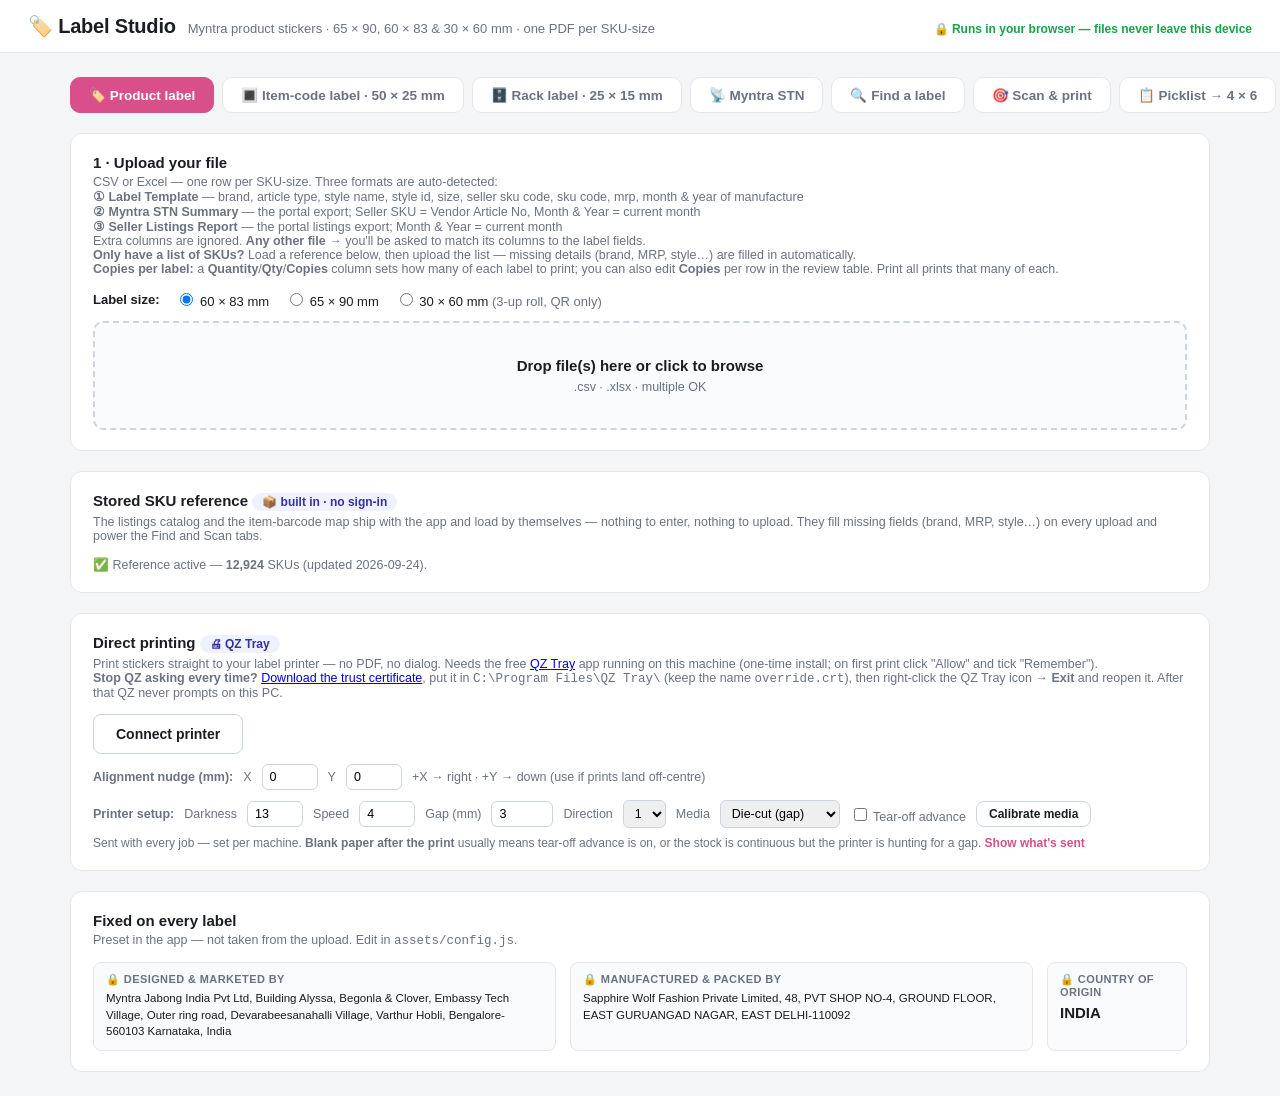
<file: index.html>
<!DOCTYPE html>
<html lang="en">
<head>
<meta charset="utf-8">
<meta name="viewport" content="width=device-width, initial-scale=1">
<title>Label Studio</title>
<link rel="icon" href="data:image/svg+xml,<svg xmlns='http://www.w3.org/2000/svg' viewBox='0 0 100 100'><text y='.9em' font-size='90'>🏷️</text></svg>">
<link rel="stylesheet" href="style.css?v=57">
</head>
<body>

<header>
  <h1>🏷️ Label Studio</h1>
  <span>Myntra product stickers · 65 × 90, 60 × 83 &amp; 30 × 60 mm · one PDF per SKU-size</span>
  <span class="priv">🔒 Runs in your browser — files never leave this device</span>
</header>

<main>
  <div class="modebar">
    <button class="modebtn active" data-mode="product">🏷️ Product label</button>
    <button class="modebtn" data-mode="item">🔳 Item-code label · 50 × 25 mm</button>
    <button class="modebtn" data-mode="rack">🗄️ Rack label · 25 × 15 mm</button>
    <button class="modebtn" data-mode="stn">📡 Myntra STN</button>
    <button class="modebtn" data-mode="find">🔍 Find a label</button>
    <button class="modebtn" data-mode="scan">🎯 Scan &amp; print</button>
    <button class="modebtn" data-mode="pick">📋 Picklist → 4 × 6</button>
    <button class="modebtn" data-mode="box">📦 Box sticker</button>
    <button class="modebtn" data-mode="grn">🧾 GRN label · 60 × 83 mm</button>
  </div>

  <!-- Manual finder -->
  <section class="card hidden" id="findCard">
    <h2>Find a label <span id="findBadge" class="pill ok"></span></h2>
    <div class="sub">Type a <b>seller SKU code</b>, <b>SKU code</b>, <b>style ID</b> or <b>VAN</b>.
      Style ID and VAN are shared across a style's sizes, so those bring back the whole size run —
      print one size or all of them.</div>
    <div style="display:flex;gap:10px;align-items:center;flex-wrap:wrap;margin-top:4px">
      <input id="findInput" placeholder="e.g. 3221-Beige-36 · ANUKHeels97088318 · 30171247 · 3221-Beige"
             autocomplete="off" spellcheck="false">
      <button class="btn primary" id="findBtn">Search</button>
      <button class="btn ghost hidden" id="findPrintAll">Print all results</button>
      <button class="btn ghost hidden" id="findZip">Download ZIP</button>
    </div>
    <div id="findToast"></div>
    <div class="tbl-wrap" style="margin-top:10px">
      <table id="findTbl">
        <thead><tr><th>#</th><th></th><th>Copies</th><th>Seller SKU</th><th>SKU Code</th><th>Size</th>
          <th>MRP</th><th>Brand</th><th>Style Name</th><th>Style ID</th><th>VAN</th></tr></thead>
        <tbody></tbody>
      </table>
    </div>
  </section>

  <!-- STEP 1 -->
  <section class="card">
    <h2>1 · Upload your file</h2>
    <div class="sub" id="helpProduct">CSV or Excel — one row per SKU-size. Three formats are auto-detected:<br>
      <b>① Label Template</b> — brand, article type, style name, style id, size, seller sku code, sku code, mrp, month &amp; year of manufacture<br>
      <b>② Myntra STN Summary</b> — the portal export; Seller SKU = Vendor Article No, Month &amp; Year = current month<br>
      <b>③ Seller Listings Report</b> — the portal listings export; Month &amp; Year = current month<br>
      Extra columns are ignored. <b>Any other file</b> → you'll be asked to match its columns to the label fields.<br>
      <b>Only have a list of SKUs?</b> Load a reference below, then upload the list — missing details (brand, MRP, style…) are filled in automatically.<br>
      <b>Copies per label:</b> a <b>Quantity</b>/<b>Qty</b>/<b>Copies</b> column sets how many of each label to print; you can also edit <b>Copies</b> per row in the review table. Print all prints that many of each.</div>
    <div class="sub hidden" id="helpItem">Upload the <b>Myntra system-generated barcode PDF(s)</b> — one item barcode per page. You can select/drop <b>several PDFs at once</b>; they're combined into one batch and laid out automatically.
      Each item code becomes a sticker in your chosen <b>size</b> and <b>code</b> (encoding the item code):
      <b>50 × 25 mm</b> shows item code + seller SKU + description; <b>25 × 15 mm</b> shows the code + item code + seller SKU.
      <b>Print all</b> sends raw TSPL straight to your TSC printer (50 × 25 prints 2-up, 25 × 15 prints 4-up).</div>
    <div class="sub hidden" id="helpRack">Free-style <b>rack / location labels</b>. Upload a CSV or Excel where the
      <b>first column is the rack code</b> (encoded + printed big). An optional <b>second column</b> prints as a small caption.
      Pick <b>1D barcode</b> or <b>QR (2D)</b> below. Each row becomes a 25 × 15 mm sticker; <b>Print all</b> runs them 4-up on the same TSC roll.</div>
    <div class="sub hidden" id="helpStn"><b>Upload the STN summary CSV(s) first — this tab won't print without one.</b>
      Every label is built from that dispatch, so nothing outside it can be printed by mistake. Then scan or type any of:<br>
      <b>① Item barcode</b> (<code>IB…</code>) — the built-in item map turns it into its SKU<br>
      <b>② SKU code</b> (e.g. <code>ANUKHeels97088318</code>)<br>
      <b>③ Seller SKU code</b> (e.g. <code>3221-Beige-36</code>) — a bare VAN covers every size, so include the size<br>
      Each match prints its label immediately in the size selected above. Connect the printer under <b>Direct printing</b> first.</div>
    <div class="sub hidden" id="helpScan">Scan any item barcode and its product label prints straight away — <b>no file needed</b>.
      Uploading is only for <b>teaching the app something new</b>, and whatever you upload is remembered in this browser:<br>
      <b>Item-barcode export</b> (<code>item_barcode</code>, <code>sku_code</code>) — adds new <code>IB…</code> codes<br>
      <b>Seller Listings Report</b> — adds SKUs that aren't in the built-in catalog yet<br>
      Drop either one above; the type is detected automatically. If a scan fails, the message says which of the two to upload.</div>
    <div class="sub hidden" id="helpPick">Upload the OMS <b>Picklist PDF</b> (one or several). Each becomes a
      <b>4 × 6 inch</b> sticker listing <b>SKU · RACK · QTY</b> in the order the report gives them, which is already
      grouped by rack so the picker walks the aisle in order. Long picklists continue onto further stickers,
      <span id="pickPerPage">25</span> lines each. <b>QTY</b> is the report's <b>Good</b> column — it sums to the picklist total.<br>
      <b>Split by floor:</b> <b>Preview</b> shows all floors page-by-page in the app, <b>Print</b> sends them to a printer, and <b>ZIP</b> downloads one A4 picklist per floor (FL-01, FL-02… + Ground) — each sorted in rack walk-order with Picked / Not-Found columns. Handles <code>FL-04-…</code>, <code>SW-FL-01-…</code>, <code>Floor_2-…</code> and <code>Ground</code>.</div>
    <div class="sub hidden" id="helpBox">Upload the <b>tax invoice PDF</b> (one or several). Each becomes a
      <b>4 × 6 inch</b> carton sticker carrying the <b>Invoice No.</b> and the <b>STN</b> — the invoice prints it
      as <b>STR No.</b> — both in large type and as scannable barcodes, with the date, STN type/status
      and the shipped-to address underneath. <b>Boxes</b> is how many copies print for that invoice. The <b>packing list number</b> is not on the invoice — type it in after upload and it prints under the STN.</div>
    <div class="sub hidden" id="helpFind">No file needed — search the built-in catalog in the <b>Find a label</b> panel below.</div>
    <div class="sub hidden" id="helpGrn">Turn <b>item codes</b> into the full <b>60 × 83 mm product label</b> — brand, style, MRP,
      addresses, the dual <b>EU / UK size</b> and the bottom SKU barcode — with the <b>item code added as a QR</b> and text,
      exactly like the GRN app. Upload either:<br>
      <b>① An Excel / CSV of item codes</b> (a column of <code>IB…</code> codes; a <code>SKU code</code> or
      <code>Seller SKU</code> column is used if present)<br>
      <b>② The Myntra barcode PDF(s)</b> — item code + seller SKU per page<br>
      Everything else is filled from the built-in catalog. If an item code isn't known yet, add it once in
      <b>Scan &amp; print</b> (item-barcode export), or include its SKU column in the file.</div>
    <div id="prodSizeRow" style="margin:2px 0 12px;font-size:13px;display:flex;gap:16px;align-items:center;flex-wrap:wrap;">
      <b>Label size:</b>
      <label style="cursor:pointer"><input type="radio" name="prodSize" value="60x83" checked> 60 × 83 mm</label>
      <label style="cursor:pointer"><input type="radio" name="prodSize" value="65x90"> 65 × 90 mm</label>
      <label style="cursor:pointer"><input type="radio" name="prodSize" value="30x60"> 30 × 60 mm <span style="color:var(--muted)">(3-up roll, QR only)</span></label>
    </div>
    <div class="hidden" id="itemSizeRow" style="margin:2px 0 8px;font-size:13px;display:flex;gap:16px;align-items:center;">
      <b>Label size:</b>
      <label style="cursor:pointer"><input type="radio" name="itemSize" value="50x25" checked> 50 × 25 mm</label>
      <label style="cursor:pointer"><input type="radio" name="itemSize" value="25x15"> 25 × 15 mm</label>
    </div>
    <div class="hidden" id="codeTypeRow" style="margin:2px 0 14px;font-size:13px;display:flex;gap:16px;align-items:center;">
      <b>Code on the label:</b>
      <label style="cursor:pointer"><input type="radio" name="codeType" value="barcode" checked> Linear barcode (1D)</label>
      <label style="cursor:pointer"><input type="radio" name="codeType" value="qr"> QR code (2D)</label>
    </div>
    <div id="drop">
      <div class="big">Drop file(s) here or click to browse</div>
      <div class="small" id="dropHint">.csv · .xlsx · multiple OK</div>
    </div>
    <input type="file" id="fileInput" accept=".csv,.xlsx,.xls,.xlsm" multiple>
    <div id="uploadToast"></div>
  </section>

  <!-- Stored reference (encrypted, unlocked with the team password) -->
  <section class="card" id="refCard">
    <h2>Stored SKU reference <span class="pill priv-pill">📦 built in · no sign-in</span></h2>
    <div class="sub">The listings catalog and the item-barcode map ship with the app and load by themselves —
      nothing to enter, nothing to upload. They fill missing fields (brand, MRP, style…) on every upload
      and power the Find and Scan tabs.</div>
    <div id="masterInfo" style="font-size:12.5px;color:var(--muted);margin-top:10px;"></div>
  </section>

  <!-- Direct printing via QZ Tray -->
  <section class="card" id="printCard">
    <h2>Direct printing <span class="pill priv-pill" id="qzBadge">🖨 QZ Tray</span></h2>
    <div class="sub">Print stickers straight to your label printer — no PDF, no dialog. Needs the free
      <a href="https://qz.io/download/" target="_blank" rel="noopener">QZ Tray</a> app running on this machine
      (one-time install; on first print click "Allow" and tick "Remember").<br>
      <b>Stop QZ asking every time?</b> <a href="override.crt" download>Download the trust certificate</a>,
      put it in <code>C:\Program Files\QZ Tray\</code> (keep the name <code>override.crt</code>), then right-click
      the QZ Tray icon → <b>Exit</b> and reopen it. After that QZ never prompts on this PC.</div>
    <div style="display:flex;gap:12px;align-items:center;flex-wrap:wrap">
      <button class="btn ghost" id="qzConnect">Connect printer</button>
      <select id="qzPrinter" class="hidden" style="padding:8px 10px;border:1px solid #cbd5e1;border-radius:7px;font-size:13px;min-width:240px"></select>
      <label class="hidden" id="qzCopiesWrap" style="font-size:12.5px;color:var(--muted)">Copies
        <input type="number" id="qzCopies" min="1" value="1" style="width:56px;padding:6px 8px;border:1px solid #cbd5e1;border-radius:7px;font-size:13px;margin-left:4px"></label>
    </div>
    <div id="qzInfo" style="font-size:12.5px;color:var(--muted);margin-top:10px;"></div>
    <div style="margin-top:10px;font-size:12.5px;color:var(--muted);display:flex;gap:10px;align-items:center;flex-wrap:wrap">
      <b>Alignment nudge (mm):</b>
      X <input id="offX" type="number" step="0.5" value="0" style="width:56px;padding:5px 7px;border:1px solid #cbd5e1;border-radius:6px;font-size:12.5px">
      Y <input id="offY" type="number" step="0.5" value="0" style="width:56px;padding:5px 7px;border:1px solid #cbd5e1;border-radius:6px;font-size:12.5px">
      <span>+X → right · +Y → down (use if prints land off-centre)</span>
    </div>
    <div style="margin-top:10px;font-size:12.5px;color:var(--muted);display:flex;gap:10px;align-items:center;flex-wrap:wrap">
      <b>Printer setup:</b>
      Darkness <input id="pDensity" type="number" min="0" max="15" step="1" value="13" style="width:56px;padding:5px 7px;border:1px solid #cbd5e1;border-radius:6px;font-size:12.5px">
      Speed <input id="pSpeed" type="number" min="1" max="12" step="1" value="4" style="width:56px;padding:5px 7px;border:1px solid #cbd5e1;border-radius:6px;font-size:12.5px">
      Gap (mm) <input id="pGap" type="number" min="0" step="0.5" value="3" style="width:62px;padding:5px 7px;border:1px solid #cbd5e1;border-radius:6px;font-size:12.5px">
      Direction
      <select id="pDirection" style="padding:5px 7px;border:1px solid #cbd5e1;border-radius:6px;font-size:12.5px">
        <option value="1">1</option><option value="0">0</option>
      </select>
      Media
      <select id="pMedia" style="padding:5px 7px;border:1px solid #cbd5e1;border-radius:6px;font-size:12.5px">
        <option value="gap">Die-cut (gap)</option>
        <option value="continuous">Continuous roll</option>
        <option value="bline">Black mark</option>
      </select>
      <label style="cursor:pointer"><input type="checkbox" id="pTear"> Tear-off advance</label>
      <button class="btn ghost" id="pCalibrate" style="padding:5px 12px;font-size:12px">Calibrate media</button>
    </div>
    <div style="margin-top:8px;font-size:12px;color:var(--muted)">
      Sent with every job — set per machine. <b>Blank paper after the print</b> usually means
      tear-off advance is on, or the stock is continuous but the printer is hunting for a gap.
      <a id="pShow" style="color:var(--accent);cursor:pointer;font-weight:600">Show what's sent</a>
      <pre id="pDump" class="hidden" style="margin:8px 0 0;padding:8px 10px;background:#f8fafc;border:1px solid var(--line);border-radius:6px;font-size:11.5px;white-space:pre-wrap"></pre>
    </div>
  </section>

  <!-- Fixed values -->
  <section class="card">
    <h2>Fixed on every label</h2>
    <div class="sub">Preset in the app — not taken from the upload. Edit in <code>assets/config.js</code>.</div>
    <div class="fixed-grid">
      <div class="fixed-box"><div class="k">🔒 Designed &amp; Marketed By</div><div class="v" id="fxDesigned"></div></div>
      <div class="fixed-box"><div class="k">🔒 Manufactured &amp; Packed By</div><div class="v" id="fxMfg"></div></div>
      <div class="fixed-box"><div class="k">🔒 Country of Origin</div><div class="v" id="fxCountry" style="font-size:15px;font-weight:700;"></div></div>
    </div>
  </section>

  <!-- STEP 1b : mapping -->
  <section class="card hidden" id="mapCard">
    <h2>Map columns <span class="pill warn" id="mapBadge">new format</span></h2>
    <div class="sub">This file doesn't match a known format. Pick which column fills each label field — best guesses are pre-selected. Check the sample values.</div>
    <div id="mapGrid"></div>
    <div id="mapToast"></div>
    <div style="margin-top:14px"><button class="btn primary" id="mapBtn">Apply mapping →</button></div>
  </section>

  <!-- Picklist -> 4x6 stickers -->
  <section class="card hidden" id="pickCard">
    <h2>Picklist <span id="pickBadge" class="pill ok"></span></h2>
    <div class="sub">Check the lines, then print or download.</div>
    <div style="margin:2px 0 10px;font-size:12.5px;color:var(--muted);display:flex;gap:10px;align-items:center;flex-wrap:wrap">
      <b>Sticker size:</b>
      W <input id="pickW" type="number" min="20" step="0.1" value="101.6" style="width:70px;padding:5px 7px;border:1px solid #cbd5e1;border-radius:6px;font-size:12.5px"> mm
      H <input id="pickH" type="number" min="20" step="0.1" value="152.4" style="width:70px;padding:5px 7px;border:1px solid #cbd5e1;border-radius:6px;font-size:12.5px"> mm
      <span>4 × 6 in = 101.6 × 152.4. This is the SIZE sent to the printer — match your stock.</span>
    </div>
    <div id="pickToast"></div>
    <div style="display:flex;gap:10px;align-items:center;flex-wrap:wrap;margin-bottom:10px">
      <button class="btn ghost" id="pickPreview">Preview sticker</button>
      <button class="btn primary" id="pickPrint">Print stickers</button>
      <button class="btn ghost" id="pickZip">Download PDF</button>
      <span style="width:1px;height:22px;background:#d7dbe3;margin:0 2px"></span>
      <b style="font-size:12.5px;color:var(--muted)">By floor:</b>
      <button class="btn ghost" id="pickFloorPreview">👁 Preview</button>
      <button class="btn primary" id="pickFloorPrint">🖨 Print</button>
      <button class="btn ghost" id="pickFloorZip">⬇ ZIP</button>
    </div>
    <div class="tbl-wrap">
      <table id="pickTbl">
        <thead><tr><th>#</th><th>SKU</th><th>Rack</th><th>Qty</th><th>Picklist</th></tr></thead>
        <tbody></tbody>
      </table>
    </div>
  </section>

  <!-- Invoice -> 4x6 box stickers -->
  <section class="card hidden" id="boxCard">
    <h2>Box sticker <span id="boxBadge" class="pill ok"></span></h2>
    <div class="sub">Check what was read off the invoice, set how many boxes it ships in, then print or download.</div>
    <div style="margin:2px 0 10px;font-size:12.5px;color:var(--muted);display:flex;gap:10px;align-items:center;flex-wrap:wrap">
      <b>Sticker size:</b>
      W <input id="boxW" type="number" min="20" step="0.1" value="101.6" style="width:70px;padding:5px 7px;border:1px solid #cbd5e1;border-radius:6px;font-size:12.5px"> mm
      H <input id="boxH" type="number" min="20" step="0.1" value="152.4" style="width:70px;padding:5px 7px;border:1px solid #cbd5e1;border-radius:6px;font-size:12.5px"> mm
      <span>4 × 6 in = 101.6 × 152.4. This is the SIZE sent to the printer — match your stock.</span>
    </div>
    <div id="boxToast"></div>
    <div style="display:flex;gap:10px;align-items:center;flex-wrap:wrap;margin-bottom:10px">
      <button class="btn ghost" id="boxPreview">Preview sticker</button>
      <button class="btn primary" id="boxPrint">Print stickers</button>
      <button class="btn ghost" id="boxZip">Download PDF</button>
    </div>
    <div class="tbl-wrap">
      <table id="boxTbl">
        <thead><tr><th>#</th><th>Boxes</th><th>Invoice No.</th><th>STN / STR No.</th><th>Packing list no.</th>
          <th>Dated</th><th>Qty</th><th>Type</th><th>Status</th><th>File</th></tr></thead>
        <tbody></tbody>
      </table>
    </div>
  </section>

  <!-- General scan station: no file required, uploads extend the universe -->
  <section class="card hidden" id="uscanCard">
    <h2>Scan &amp; print <span id="uscanBadge" class="pill ok"></span></h2>
    <div class="sub">Click the box, then scan or type an item barcode, SKU code or seller SKU code.
      Each match prints its label immediately in the size selected above.</div>
    <div id="uscanState"></div>
    <input id="uscanInput" placeholder="Scan item barcode · SKU code · seller SKU code"
           autocomplete="off" spellcheck="false">
    <div id="uscanLast"></div>
    <div style="margin-top:12px;display:flex;gap:10px;align-items:center;flex-wrap:wrap">
      <span class="pill" id="uscanCount">0 printed</span>
      <button class="btn ghost" id="uscanClear">Clear log</button>
      <button class="btn ghost" id="uscanForget">Forget uploaded data</button>
    </div>
    <div class="tbl-wrap" style="margin-top:10px">
      <table id="uscanTbl">
        <thead><tr><th>#</th><th>Scanned</th><th>SKU</th><th>Seller SKU</th><th>Size</th><th>Brand</th><th>Result</th></tr></thead>
        <tbody></tbody>
      </table>
    </div>
  </section>

  <!-- STN scan station -->
  <section class="card hidden" id="scanCard">
    <h2>2 · Scan &amp; print <span id="scanBadge" class="pill ok"></span></h2>
    <div class="sub">Click the box, then scan or type. Item barcode, SKU code or seller SKU code — each
      prints its 60 × 83 mm label straight away, and must be present in the loaded STN.</div>
    <div id="scanState"></div>
    <input id="scanInput" placeholder="Scan item barcode · SKU code · seller SKU code"
           autocomplete="off" spellcheck="false">
    <div id="scanLast"></div>
    <div style="margin-top:12px;display:flex;gap:10px;align-items:center;flex-wrap:wrap">
      <span class="pill" id="scanCount">0 printed</span>
      <button class="btn ghost" id="scanClear">Clear log</button>
    </div>
    <div class="tbl-wrap" style="margin-top:10px">
      <table id="scanTbl">
        <thead><tr><th>#</th><th>Item code</th><th>SKU</th><th>Seller SKU</th><th>Size</th><th>Brand</th><th>Result</th></tr></thead>
        <tbody></tbody>
      </table>
    </div>
  </section>

  <!-- STEP 2 : review -->
  <section class="card hidden" id="reviewCard">
    <h2>2 · Review <span id="fileBadge" class="pill ok"></span></h2>
    <div class="sub">Check the data, preview any label, then generate.</div>
    <div id="problemToast"></div>
    <div class="tbl-wrap">
      <table id="tbl">
        <thead><tr>
          <th>#</th><th></th><th>Seller SKU</th><th>SKU Code (barcode)</th><th>Size</th>
          <th>MRP</th><th>Brand</th><th>Article Type</th><th>Style Name</th><th>Style ID</th><th>Month &amp; Year</th>
        </tr></thead>
        <tbody></tbody>
      </table>
    </div>
  </section>

  <!-- STEP 3 : print or download -->
  <section class="card hidden" id="genCard">
    <h2>3 · Print or download</h2>
    <div class="sub">Print every label straight to your label printer, or download them as a ZIP of 60 × 83 mm PDFs (named by Seller SKU).</div>
    <div class="genbar">
      <button class="btn primary" id="printAllBtn" disabled title="Connect a printer above first">🖨 Print all</button>
      <button class="btn ghost" id="genBtn">⬇ Generate ZIP</button>
      <div class="progress" id="prog"><div class="fill" id="progFill"></div></div>
      <span id="genMsg"></span>
      <button class="btn" id="downloadBtn">⬇ Download ZIP</button>
    </div>
  </section>
</main>

<div id="modal"><div class="box">
  <h3>Label preview <a id="pvClose">✕</a></h3>
  <iframe id="pvFrame"></iframe>
</div></div>

<script src="vendor/papaparse.min.js"></script>
<script src="vendor/xlsx.full.min.js"></script>
<script src="vendor/JsBarcode.all.min.js"></script>
<script src="vendor/jspdf.umd.min.js"></script>
<script src="vendor/jszip.min.js"></script>
<script src="vendor/qz-tray.js"></script>
<script src="vendor/pdf.min.js"></script>
<script src="vendor/qrcode.min.js"></script>
<script src="assets/config.js?v=57"></script>
<script src="assets/reference.enc.js?v=57"></script>
<script src="assets/items.enc.js?v=57"></script>
<script src="assets/parse.js?v=57"></script>
<script src="assets/label.js?v=57"></script>
<script src="assets/itemlabel.js?v=57"></script>
<script src="assets/picklist.js?v=57"></script>
<script src="assets/boxlabel.js?v=57"></script>
<script src="assets/tsc.js?v=57"></script>
<script src="assets/qz-cert.js?v=57"></script>
<script src="assets/print.js?v=57"></script>
<script src="assets/app.js?v=57"></script>
</body>
</html>
</file>
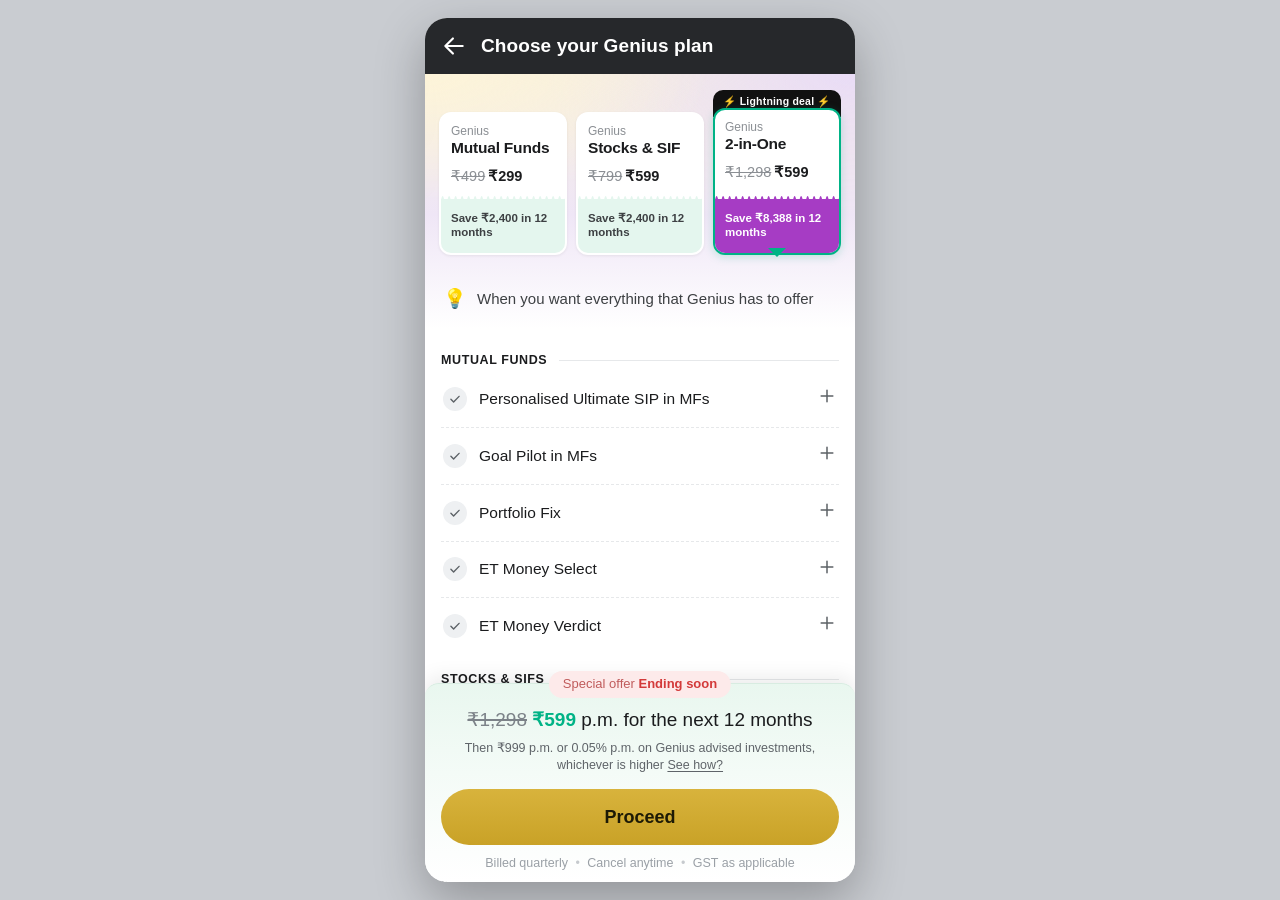
<file: genius/index.html>
<!DOCTYPE html>
<html lang="en">
<head>
<meta charset="utf-8">
<meta name="viewport" content="width=device-width, initial-scale=1, viewport-fit=cover">
<meta name="theme-color" content="#26282b">
<title>Choose your Genius plan</title>
<link rel="icon" href="data:image/svg+xml,<svg xmlns='http://www.w3.org/2000/svg' viewBox='0 0 100 100'><text y='.9em' font-size='90'>💡</text></svg>">
<link rel="stylesheet" href="style.css?v=1">
</head>
<body>

<div class="phone">

  <header class="appbar">
    <button class="back" id="back" aria-label="Go back">
      <svg viewBox="0 0 24 24" width="26" height="26" aria-hidden="true">
        <path d="M20 12H4M4 12l7-7M4 12l7 7" fill="none" stroke="currentColor"
              stroke-width="2" stroke-linecap="round" stroke-linejoin="round"/>
      </svg>
    </button>
    <h1>Choose your Genius plan</h1>
  </header>

  <main id="scroller">

    <section class="plans" aria-label="Plans">
      <div class="plan-row" id="planRow" role="radiogroup" aria-label="Genius plans"></div>
      <p class="tagline"><span class="bulb">💡</span><span id="tagline"></span></p>
    </section>

    <section class="features" id="features" aria-label="What you get"></section>

    <section class="consent-wrap">
      <div class="consent-head">We need your confirmation to proceed</div>
      <div class="consent-card" id="consentCard">
        <label class="consent">
          <input type="checkbox" id="consent" checked>
          <span class="box" aria-hidden="true">
            <svg viewBox="0 0 24 24" width="15" height="15">
              <path d="M4 12.5l5.2 5.2L20 7" fill="none" stroke="#fff"
                    stroke-width="3" stroke-linecap="round" stroke-linejoin="round"/>
            </svg>
          </span>
          <span class="consent-text">I consent to enter into the
            <a href="#" id="agreement">Investment Advisory agreement</a>
            with ET Money Genius and get access to the plan I have selected.</span>
        </label>
      </div>
    </section>

    <div class="pay-spacer" id="paySpacer"></div>
  </main>

  <footer class="paybar" id="paybar">
    <div class="offer-pill"><span class="muted">Special offer</span> <b>Ending soon</b></div>
    <p class="price-line">
      <s id="payMrp"></s> <em id="payPrice"></em> p.m. for the next 12 months
    </p>
    <p class="price-note">
      Then <span id="payThen"></span> p.m. or 0.05% p.m. on Genius advised investments,
      whichever is higher <a href="#" id="seeHow">See how?</a>
    </p>
    <button class="proceed" id="proceed">Proceed</button>
    <p class="fineprint">Billed quarterly <i>•</i> Cancel anytime <i>•</i> GST as applicable</p>
  </footer>

  <div class="sheet-scrim" id="scrim" hidden></div>
  <div class="sheet" id="sheet" role="dialog" aria-modal="true" aria-labelledby="sheetTitle" hidden>
    <div class="grabber"></div>
    <h2 id="sheetTitle"></h2>
    <div id="sheetBody"></div>
    <button class="sheet-close" id="sheetClose">Got it</button>
  </div>

  <div class="toast" id="toast" role="status" aria-live="polite"></div>
</div>

<script src="app.js?v=1"></script>
</body>
</html>
</file>
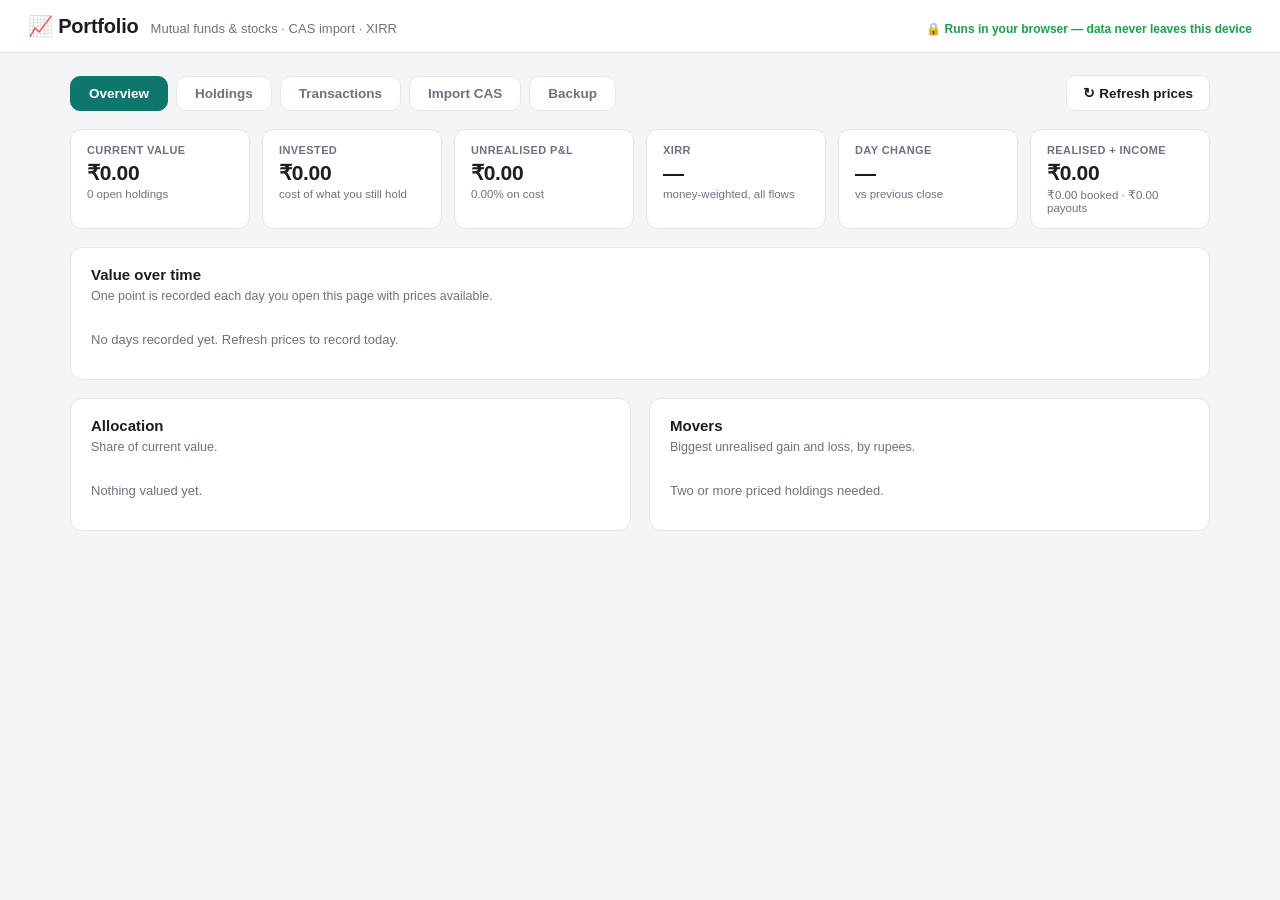
<file: portfolio/index.html>
<!DOCTYPE html>
<html lang="en">
<head>
<meta charset="utf-8">
<meta name="viewport" content="width=device-width, initial-scale=1">
<title>Portfolio</title>
<link rel="icon" href="data:image/svg+xml,<svg xmlns='http://www.w3.org/2000/svg' viewBox='0 0 100 100'><text y='.9em' font-size='90'>📈</text></svg>">
<link rel="stylesheet" href="style.css?v=1">
</head>
<body>

<header>
  <h1>📈 Portfolio</h1>
  <span>Mutual funds &amp; stocks · CAS import · XIRR</span>
  <span class="priv">🔒 Runs in your browser — data never leaves this device</span>
</header>

<main>
  <div class="modebar" id="tabs">
    <button class="modebtn active" data-tab="overview">Overview</button>
    <button class="modebtn" data-tab="holdings">Holdings</button>
    <button class="modebtn" data-tab="txns">Transactions</button>
    <button class="modebtn" data-tab="import">Import CAS</button>
    <button class="modebtn" data-tab="backup">Backup</button>
    <button class="btn ghost refresh" id="refreshBtn">↻ Refresh prices</button>
  </div>

  <div class="notice hidden" id="notice"></div>

  <!-- ============ OVERVIEW ============ -->
  <section class="tabpane" id="tab-overview">
    <div class="kpis" id="kpis"></div>

    <div class="card">
      <h2>Value over time</h2>
      <div class="sub" id="chartSub">One point is recorded each day you open this page with prices available.</div>
      <div id="chart"></div>
    </div>

    <div class="two-col">
      <div class="card">
        <h2>Allocation</h2>
        <div class="sub">Share of current value.</div>
        <div id="allocation"></div>
      </div>
      <div class="card">
        <h2>Movers</h2>
        <div class="sub">Biggest unrealised gain and loss, by rupees.</div>
        <div id="movers"></div>
      </div>
    </div>
  </section>

  <!-- ============ HOLDINGS ============ -->
  <section class="tabpane hidden" id="tab-holdings">
    <div class="card">
      <h2>Holdings <span class="pill" id="holdCount"></span></h2>
      <div class="sub">Click a row for transactions, a manual price, or to link the scheme used for NAV.</div>
      <div class="scroll-x"><table class="grid" id="holdTable"></table></div>
    </div>
    <div class="card">
      <h2>Add a holding by hand</h2>
      <div class="sub">For anything the statement missed — an unlisted folio, or a stock you track manually.</div>
      <form class="form-row" id="addHoldingForm">
        <label>Type
          <select name="kind">
            <option value="mf">Mutual fund</option>
            <option value="stock">Stock / ETF</option>
          </select>
        </label>
        <label class="grow">Name
          <input name="name" placeholder="HDFC Flexi Cap Fund - Direct Growth" required>
        </label>
        <label>Symbol / ISIN
          <input name="isin" placeholder="RELIANCE or INF179K01YV8">
        </label>
        <label>Folio
          <input name="folio" placeholder="optional">
        </label>
        <button class="btn primary" type="submit">Add</button>
      </form>
    </div>
  </section>

  <!-- ============ TRANSACTIONS ============ -->
  <section class="tabpane hidden" id="tab-txns">
    <div class="card">
      <h2>Record a transaction</h2>
      <div class="sub">Units and amount are enough — NAV is worked out if you leave it blank.</div>
      <form class="form-row" id="addTxnForm">
        <label class="grow">Holding
          <select name="holdingId" id="txnHolding" required></select>
        </label>
        <label>Date <input type="date" name="date" required></label>
        <label>Type
          <select name="type">
            <option value="buy">Buy / SIP</option>
            <option value="sell">Sell / redeem</option>
            <option value="income">Dividend / IDCW payout</option>
          </select>
        </label>
        <label>Units <input name="units" type="number" step="any" min="0" placeholder="8.605"></label>
        <label>Amount ₹ <input name="amount" type="number" step="any" min="0" placeholder="10000" required></label>
        <label>NAV / price <input name="nav" type="number" step="any" min="0" placeholder="auto"></label>
        <button class="btn primary" type="submit">Add</button>
      </form>
    </div>
    <div class="card">
      <h2>All transactions <span class="pill" id="txnCount"></span></h2>
      <div class="sub">
        <label class="inline">Filter
          <select id="txnFilter"><option value="">Everything</option></select>
        </label>
      </div>
      <div class="scroll-x"><table class="grid" id="txnTable"></table></div>
    </div>
  </section>

  <!-- ============ IMPORT ============ -->
  <section class="tabpane hidden" id="tab-import">
    <div class="card">
      <h2>Import a Consolidated Account Statement</h2>
      <div class="sub">
        A <b>CAMS / KFintech</b> CAS brings in every mutual fund transaction, so cost and XIRR are exact.
        An <b>NSDL / CDSL</b> CAS is a holdings snapshot — quantities come in, but you supply the average
        buy price, because the statement does not carry one. The file is read in this browser.
      </div>
      <div id="drop">
        <div class="big">Drop the CAS PDF here, or click to choose</div>
        <div class="small">Nothing is uploaded — pdf.js reads it locally</div>
      </div>
      <input type="file" id="fileInput" accept="application/pdf,.pdf">
      <div class="pw-row hidden" id="pwRow">
        <label class="grow">This CAS is password protected
          <input type="password" id="pwInput" placeholder="Statement password (usually your PAN)" autocomplete="off">
        </label>
        <button class="btn primary" id="pwBtn">Open</button>
      </div>
      <div id="importStatus"></div>
    </div>

    <div class="card hidden" id="reviewCard">
      <h2>Review before saving <span class="pill" id="reviewCount"></span></h2>
      <div class="sub">
        Everything the parser found, editable. Untick anything you do not want. Rows marked
        <b>needs cost</b> came from a demat snapshot — enter what you paid on average, or leave it
        blank to import at the statement price (P&amp;L then starts at zero).
      </div>
      <div class="scroll-x"><table class="grid" id="reviewTable"></table></div>
      <div class="actions">
        <button class="btn primary" id="commitBtn">Save to portfolio</button>
        <button class="btn ghost" id="cancelImport">Discard</button>
        <button class="btn ghost" id="rawBtn">Show extracted text</button>
      </div>
      <pre class="raw hidden" id="rawText"></pre>
    </div>
  </section>

  <!-- ============ BACKUP ============ -->
  <section class="tabpane hidden" id="tab-backup">
    <div class="card">
      <h2>Backup</h2>
      <div class="sub">
        Everything lives in this browser's local storage. Clearing site data wipes it, and another
        device sees nothing — so export a file you keep somewhere safe.
      </div>
      <div class="actions">
        <button class="btn primary" id="exportBtn">Export portfolio JSON</button>
        <button class="btn ghost" id="importJsonBtn">Import a backup</button>
        <input type="file" id="jsonInput" accept="application/json,.json">
      </div>
      <div class="sub" id="storageInfo"></div>
    </div>
    <div class="card">
      <h2>Prices</h2>
      <div class="sub">
        Mutual fund NAV comes from the public AMFI mirror at mfapi.in. Stock quotes are attempted
        against Yahoo Finance, which is unofficial and may refuse the request — when it does, type
        the price on the holding and pin it.
      </div>
      <label class="inline"><input type="checkbox" id="autoPrices"> Fetch prices automatically when this page opens</label>
      <div class="sub" id="priceStatus"></div>
    </div>
    <div class="card danger">
      <h2>Reset</h2>
      <div class="sub">Deletes every holding, transaction and snapshot in this browser. Export first.</div>
      <button class="btn danger" id="resetBtn">Erase this portfolio</button>
    </div>
  </section>
</main>

<script src="../vendor/pdf.min.js"></script>
<script src="calc.js?v=1"></script>
<script src="cas.js?v=1"></script>
<script src="store.js?v=1"></script>
<script src="prices.js?v=1"></script>
<script src="app.js?v=1"></script>
</body>
</html>
</file>
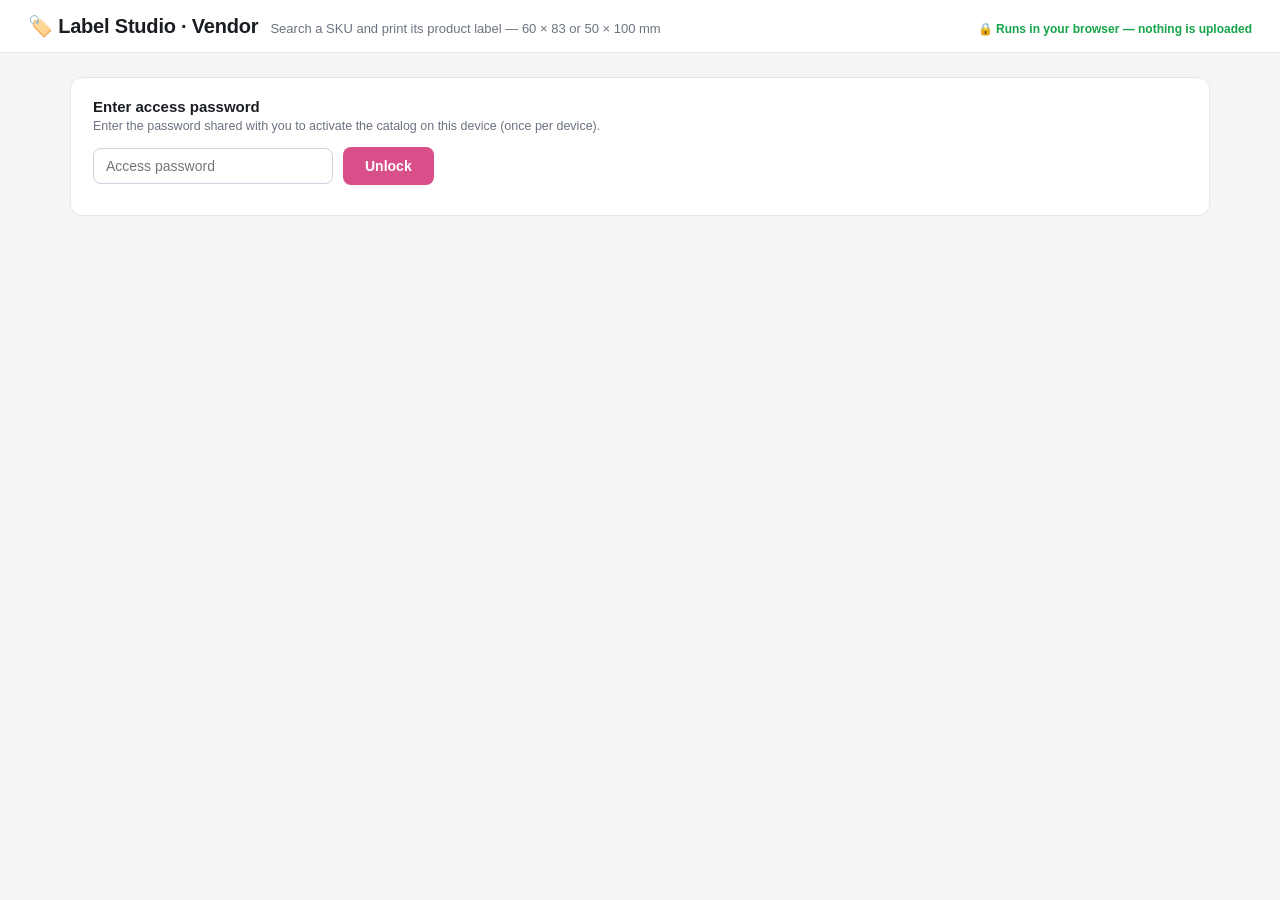
<file: vendor.html>
<!DOCTYPE html>
<html lang="en">
<head>
<meta charset="utf-8">
<meta name="viewport" content="width=device-width, initial-scale=1">
<title>Label Studio — Vendor</title>
<link rel="icon" href="data:image/svg+xml,<svg xmlns='http://www.w3.org/2000/svg' viewBox='0 0 100 100'><text y='.9em' font-size='90'>🏷️</text></svg>">
<link rel="stylesheet" href="style.css">
</head>
<body>

<header>
  <h1>🏷️ Label Studio · Vendor</h1>
  <span>Search a SKU and print its product label — 60 × 83 or 50 × 100 mm</span>
  <span class="priv">🔒 Runs in your browser — nothing is uploaded</span>
</header>

<main>
  <!-- Unlock -->
  <section class="card" id="lockCard">
    <h2>Enter access password</h2>
    <div class="sub">Enter the password shared with you to activate the catalog on this device (once per device).</div>
    <div style="display:flex;gap:10px;align-items:center;flex-wrap:wrap;margin-top:6px">
      <input type="password" id="vpass" placeholder="Access password"
             style="padding:9px 12px;border:1px solid #cbd5e1;border-radius:8px;font-size:14px;min-width:240px">
      <button class="btn primary" id="vunlock">Unlock</button>
    </div>
    <div id="lockMsg" style="font-size:12.5px;color:var(--muted);margin-top:10px;"></div>
  </section>

  <!-- Search -->
  <section class="card hidden" id="searchCard">
    <h2>Find a label <span id="catBadge" class="pill ok"></span></h2>
    <div class="sub">Type a <b>seller SKU code</b>, <b>SKU code</b>, <b>style ID</b> or <b>VAN</b>.
      Style ID and VAN bring back the whole size run — print one size or all.</div>
    <div style="display:flex;gap:10px;align-items:center;flex-wrap:wrap;margin-top:4px">
      <input id="q" placeholder="e.g. 3221-Beige-36 · RDSTCASH76923834 · 30171247 · 3221-Beige"
             autocomplete="off" spellcheck="false"
             style="flex:1;min-width:280px;padding:9px 12px;border:1px solid #cbd5e1;border-radius:8px;font-size:14px">
      <button class="btn primary" id="qbtn">Search</button>
      <button class="btn ghost hidden" id="printAllBtn" disabled title="Connect a printer first">🖨 Print all</button>
      <button class="btn ghost hidden" id="zipBtn">⬇ Download ZIP</button>
    </div>
    <div style="margin:10px 0 2px;font-size:13px;display:flex;gap:16px;align-items:center;flex-wrap:wrap">
      <b>Sticker size:</b>
      <label style="cursor:pointer"><input type="radio" name="vsize" value="60x83" checked> 60 × 83 mm</label>
      <label style="cursor:pointer"><input type="radio" name="vsize" value="50x100"> 50 × 100 mm</label>
    </div>
    <div id="toast"></div>
    <div class="tbl-wrap" style="margin-top:10px">
      <table id="tbl">
        <thead><tr><th>#</th><th></th><th>Copies</th><th>Seller SKU</th><th>SKU Code</th><th>Size</th>
          <th>MRP</th><th>Brand</th><th>Style Name</th><th>Style ID</th><th>VAN</th></tr></thead>
        <tbody></tbody>
      </table>
    </div>
    <div id="genMsg" style="font-size:12.5px;color:var(--muted);margin-top:8px;"></div>
  </section>

  <!-- Direct printing (QZ) -->
  <section class="card hidden" id="printCard">
    <h2>Direct printing <span class="pill priv-pill">🖨 QZ Tray</span></h2>
    <div class="sub">Optional — print straight to a label printer. Needs the free
      <a href="https://qz.io/download/" target="_blank" rel="noopener">QZ Tray</a> app on this machine.
      Otherwise just use <b>Download</b>.</div>
    <div style="display:flex;gap:12px;align-items:center;flex-wrap:wrap">
      <button class="btn ghost" id="qzConnect">Connect printer</button>
      <select id="qzPrinter" class="hidden" style="padding:8px 10px;border:1px solid #cbd5e1;border-radius:7px;font-size:13px;min-width:240px"></select>
    </div>
    <div id="qzInfo" style="font-size:12.5px;color:var(--muted);margin-top:10px;"></div>
    <div style="margin-top:10px;font-size:12.5px;color:var(--muted);display:flex;gap:10px;align-items:center;flex-wrap:wrap">
      <b>Alignment nudge (mm):</b>
      X <input id="offX" type="number" step="0.5" value="0" style="width:56px;padding:5px 7px;border:1px solid #cbd5e1;border-radius:6px;font-size:12.5px">
      Y <input id="offY" type="number" step="0.5" value="0" style="width:56px;padding:5px 7px;border:1px solid #cbd5e1;border-radius:6px;font-size:12.5px">
      <span>+X → right · +Y → down</span>
    </div>
  </section>
</main>

<div id="modal"><div class="box">
  <h3>Label preview <a id="pvClose">✕</a></h3>
  <iframe id="pvFrame"></iframe>
</div></div>

<script src="vendor/JsBarcode.all.min.js"></script>
<script src="vendor/jspdf.umd.min.js"></script>
<script src="vendor/jszip.min.js"></script>
<script src="vendor/qrcode.min.js"></script>
<script src="vendor/pdf.min.js"></script>
<script src="vendor/qz-tray.js"></script>
<script src="assets/config.js"></script>
<script src="assets/reference.vendor.enc.js"></script>
<script src="assets/parse.js"></script>
<script src="assets/label.js"></script>
<script src="assets/itemlabel.js"></script>
<script src="assets/tsc.js"></script>
<script src="assets/qz-cert.js"></script>
<script src="assets/print.js"></script>
<script src="assets/vendor.js?v=2"></script>
</body>
</html>
</file>
<file: style.css>
:root {
  --bg: #f4f5f7; --card: #ffffff; --ink: #1a1d21; --muted: #6b7280;
  --accent: #d94f8a; --accent-dark: #b93a72; --ok: #16a34a; --warn: #d97706;
  --err: #dc2626; --line: #e5e7eb;
}
* { box-sizing: border-box; }
body {
  margin: 0; background: var(--bg); color: var(--ink);
  font-family: -apple-system, BlinkMacSystemFont, "Segoe UI", Roboto, Arial, sans-serif;
}
header {
  background: #fff; border-bottom: 1px solid var(--line);
  padding: 14px 28px; display: flex; align-items: baseline; gap: 12px; flex-wrap: wrap;
}
header h1 { margin: 0; font-size: 20px; letter-spacing: -0.2px; }
header span { color: var(--muted); font-size: 13px; }
header .priv { margin-left: auto; color: var(--ok); font-size: 12px; font-weight: 600; }
main { max-width: 1180px; margin: 24px auto; padding: 0 20px; display: grid; gap: 20px; }

.modebar { display: flex; gap: 8px; }
.modebtn { flex: 0 0 auto; padding: 9px 18px; border: 1px solid var(--line); background: #fff; color: var(--muted);
           border-radius: 10px; font-size: 13.5px; font-weight: 700; cursor: pointer; transition: all .12s; }
.modebtn.active { background: var(--accent); color: #fff; border-color: var(--accent); }
.modebtn:not(.active):hover { background: #fdf3f8; color: var(--ink); }

.card { background: var(--card); border: 1px solid var(--line); border-radius: 12px; padding: 20px 22px; }
.card h2 { margin: 0 0 4px; font-size: 15px; }
.card .sub { color: var(--muted); font-size: 12.5px; margin-bottom: 14px; }

#drop {
  border: 2px dashed #cbd5e1; border-radius: 10px; padding: 34px 20px;
  text-align: center; cursor: pointer; transition: all .15s; background: #fafbfc;
}
#drop:hover, #drop.drag { border-color: var(--accent); background: #fdf3f8; }
#drop .big { font-size: 15px; font-weight: 600; }
#drop .small { color: var(--muted); font-size: 12.5px; margin-top: 6px; }
#fileInput { display: none; }

.fixed-grid { display: grid; grid-template-columns: 1fr 1fr 140px; gap: 14px; }
.fixed-box { background: #f8fafc; border: 1px solid var(--line); border-radius: 8px; padding: 10px 12px; }
.fixed-box .k { font-size: 11px; font-weight: 700; text-transform: uppercase; letter-spacing: .4px; color: var(--muted); margin-bottom: 4px; }
.fixed-box .v { font-size: 11.5px; line-height: 1.45; }

.pill { display: inline-block; padding: 2px 10px; border-radius: 999px; font-size: 12px; font-weight: 600; }
.pill.ok { background: #dcfce7; color: var(--ok); }
.pill.warn { background: #fef3c7; color: var(--warn); }

.tbl-wrap { overflow: auto; max-height: 420px; border: 1px solid var(--line); border-radius: 8px; }
table { border-collapse: collapse; width: 100%; font-size: 12.5px; }
th, td { padding: 7px 10px; border-bottom: 1px solid var(--line); text-align: left; white-space: nowrap; }
th { background: #f8fafc; position: sticky; top: 0; font-size: 11px; text-transform: uppercase; letter-spacing: .3px; color: var(--muted); z-index: 1; }
tr:hover td { background: #fdf7fa; }
tr.bad td { background: #fff5f5; }
td.rownum { color: var(--muted); }
td.src { color: var(--muted); font-size: 11.5px; max-width: 150px; overflow: hidden;
         text-overflow: ellipsis; white-space: nowrap; }
.src { color: var(--muted); font-size: 11px; }
td.ok { color: #15803d; } td.err { color: #b91c1c; }

#scanInput {
  width: 100%; margin-top: 10px; padding: 16px 18px; font-size: 22px;
  font-family: ui-monospace, SFMono-Regular, Menlo, monospace; letter-spacing: .5px;
  border: 2px solid var(--line); border-radius: 10px; background: #fff;
}
#scanInput:focus { outline: none; border-color: #2563eb; box-shadow: 0 0 0 4px rgba(37,99,235,.12); }
tr td a.pv, tr td a.pr { color: var(--accent); text-decoration: none; font-weight: 600; cursor: pointer; }

.btn { appearance: none; border: 0; border-radius: 8px; padding: 11px 22px; font-size: 14px; font-weight: 700; cursor: pointer; transition: background .15s; }
.btn.primary { background: var(--accent); color: #fff; }
.btn.primary:hover { background: var(--accent-dark); }
.btn.primary:disabled { background: #e2c3d2; cursor: not-allowed; }
.btn.ghost { background: #fff; color: var(--ink); border: 1px solid #cbd5e1; }
.btn.ghost:hover { background: #f8fafc; }
.pill.priv-pill { background: #eef2ff; color: #3730a3; }

.genbar { display: flex; align-items: center; gap: 16px; flex-wrap: wrap; }
.progress { flex: 1; min-width: 220px; height: 10px; background: #eef0f3; border-radius: 999px; overflow: hidden; display: none; }
.progress .fill { height: 100%; width: 0%; background: var(--accent); transition: width .2s; }
#genMsg { font-size: 13px; color: var(--muted); }
#downloadBtn { display: none; background: var(--ok); color: #fff; }
#downloadBtn:hover { background: #12813b; }

.map-row { display: grid; grid-template-columns: 240px 260px 1fr; gap: 12px; align-items: center; padding: 8px 0; border-bottom: 1px solid var(--line); }
.map-row:last-child { border-bottom: 0; }
.map-field { font-size: 13px; font-weight: 600; }
.map-field .req { color: var(--err); }
.map-field .opt { color: var(--muted); font-weight: 400; font-size: 11.5px; }
.map-row select { width: 100%; padding: 7px 8px; border: 1px solid #cbd5e1; border-radius: 7px; font-size: 13px; background: #fff; color: var(--ink); }
.map-row select.unset { border-color: var(--err); background: #fff7f7; }
.map-sample { font-size: 12px; color: var(--muted); overflow: hidden; text-overflow: ellipsis; white-space: nowrap; }

#modal { display: none; position: fixed; inset: 0; background: rgba(15,18,25,.55); z-index: 50; align-items: center; justify-content: center; }
#modal .box { background: #fff; border-radius: 12px; padding: 16px; width: 340px; max-width: 92vw; }
#modal .box h3 { margin: 0 0 10px; font-size: 14px; display:flex; justify-content: space-between; }
#modal .box h3 a { cursor: pointer; color: var(--muted); text-decoration: none; font-size: 18px; line-height: 1; }
#pvFrame { width: 100%; height: 430px; border: 1px solid var(--line); border-radius: 8px; }

.hidden { display: none !important; }
.toast { font-size: 13px; padding: 10px 14px; border-radius: 8px; margin-top: 12px; }
.toast.err { background: #fee2e2; color: var(--err); }
.toast.warn { background: #fef3c7; color: #92400e; }
.toast.ok-toast { background: #dcfce7; color: #166534; }

#findInput {
  flex: 1 1 340px; min-width: 260px; padding: 11px 14px; font-size: 15px;
  font-family: ui-monospace, SFMono-Regular, Menlo, monospace;
  border: 1px solid var(--line); border-radius: 9px; background: #fff;
}
#findInput:focus { outline: none; border-color: #2563eb; box-shadow: 0 0 0 3px rgba(37,99,235,.12); }
#scanInput:disabled { background: #f1f5f9; color: var(--muted); border-style: dashed; cursor: not-allowed; }
#uscanInput {
  width: 100%; margin-top: 10px; padding: 16px 18px; font-size: 22px;
  font-family: ui-monospace, SFMono-Regular, Menlo, monospace; letter-spacing: .5px;
  border: 2px solid var(--line); border-radius: 10px; background: #fff;
}
#uscanInput:focus { outline: none; border-color: #2563eb; box-shadow: 0 0 0 4px rgba(37,99,235,.12); }
</file>
<file: genius/style.css>
/* Choose your Genius plan — mobile plan chooser. Standalone, no build step. */

:root{
  --ink:#1b1c1e;
  --ink-2:#3d4043;
  --muted:#8b8f94;
  --line:#e6e8ea;
  --green:#00b386;
  --green-dark:#00996f;
  --gold:#c9a227;
  --gold-2:#d8b33c;
  --bar:#26282b;
  --mint:#e4f6ee;
  --purple:#a63cc4;
  --radius:14px;
  --pay-h:210px;
}

*{box-sizing:border-box}
html,body{margin:0;padding:0}
body{
  background:#c9ccd1;
  color:var(--ink);
  font:15px/1.45 -apple-system,BlinkMacSystemFont,"Segoe UI",Roboto,"Helvetica Neue",Arial,sans-serif;
  -webkit-font-smoothing:antialiased;
}
button{font:inherit;color:inherit}
a{color:var(--green-dark);text-decoration:underline;text-underline-offset:2px}

/* ---------- phone frame ---------- */
.phone{
  position:relative;
  width:100%;
  max-width:430px;
  margin:0 auto;
  height:100dvh;
  background:#fff;
  display:flex;
  flex-direction:column;
  overflow:hidden;
}
@media (min-width:480px){
  body{padding:18px 0}
  .phone{height:calc(100dvh - 36px);border-radius:22px;box-shadow:0 18px 50px rgba(0,0,0,.28)}
}

/* ---------- app bar ---------- */
.appbar{
  flex:0 0 auto;
  display:flex;align-items:center;gap:14px;
  padding:14px 16px;
  background:var(--bar);color:#fff;
}
.appbar h1{margin:0;font-size:19px;font-weight:600;letter-spacing:.1px}
.back{background:none;border:0;padding:0;display:flex;cursor:pointer;color:#fff}
.back:active{opacity:.6}

/* ---------- scroll area ---------- */
main{
  flex:1 1 auto;
  overflow-y:auto;
  -webkit-overflow-scrolling:touch;
  overscroll-behavior:contain;
}

/* ---------- plan cards ---------- */
.plans{
  padding:16px 14px 18px;
  background:
    radial-gradient(120% 90% at 0% 0%, #fdf4d9 0%, rgba(253,244,217,0) 55%),
    radial-gradient(120% 90% at 100% 0%, #e9dcf7 0%, rgba(233,220,247,0) 60%),
    linear-gradient(180deg,#f6efe0 0%,#efe6f6 55%,#fff 100%);
}
.plan-row{display:grid;grid-template-columns:repeat(3,1fr);gap:9px;align-items:stretch}

.plan{
  position:relative;
  border:0;padding:0;margin:0;
  background:none;
  text-align:left;
  cursor:pointer;
  padding-top:22px;             /* room for the deal ribbon */
  padding-bottom:11px;          /* room for the selected pointer */
  display:flex;flex-direction:column;
}
.plan .card{
  display:flex;flex-direction:column;flex:1 1 auto;
  position:relative;
  background:#fff;
  border-radius:12px;
  border:2px solid transparent;
  box-shadow:0 1px 3px rgba(0,0,0,.07);
  overflow:hidden;
}
.plan.selected .card{border-color:var(--green);box-shadow:0 2px 10px rgba(0,179,134,.22)}

.ribbon{
  position:absolute;top:0;left:0;right:0;
  background:#111;color:#fff;
  font-size:10.5px;font-weight:700;letter-spacing:.2px;
  text-align:center;padding:4px 2px 8px;
  border-radius:10px 10px 0 0;
  opacity:0;transform:translateY(4px);transition:.18s;
}
.plan.deal .ribbon{opacity:1;transform:none}
.plan.deal .card{margin-top:-4px}

.card-top{display:block;flex:1 1 auto;padding:10px 10px 12px}
.brand{display:block;color:var(--muted);font-size:12px;line-height:1.2}


.pname{display:block;font-size:15.5px;font-weight:700;line-height:1.2;margin:1px 0 8px;letter-spacing:-.2px}


.pprice{display:block;font-size:14.5px;font-weight:700;white-space:nowrap}
.pprice s{color:var(--muted);font-weight:500;margin-right:3px;text-decoration-thickness:1px}

.save{
  display:block;
  position:relative;
  flex:0 0 auto;
  padding:12px 10px 13px;
  font-size:11.5px;line-height:1.3;font-weight:600;
  color:var(--ink-2);
  background:var(--mint);
}
.save::before{           /* scalloped top edge, tinted like the band */
  content:"";position:absolute;left:0;right:0;top:-7px;height:8px;
  background:inherit;
  -webkit-mask:url("data:image/svg+xml;utf8,<svg xmlns='http://www.w3.org/2000/svg' viewBox='0 0 40 8' preserveAspectRatio='none'><path d='M0 8 Q5 0 10 8 T20 8 T30 8 T40 8 V8 H0 Z'/></svg>") repeat-x 0 0/13px 8px;
  mask:url("data:image/svg+xml;utf8,<svg xmlns='http://www.w3.org/2000/svg' viewBox='0 0 40 8' preserveAspectRatio='none'><path d='M0 8 Q5 0 10 8 T20 8 T30 8 T40 8 V8 H0 Z'/></svg>") repeat-x 0 0/13px 8px;
}
.plan.deal .save{background:var(--purple);color:#fff}

.plan .pointer{
  position:absolute;left:50%;bottom:0;translate:-50% 0;
  width:0;height:0;
  border:9px solid transparent;border-top-color:var(--green);
  opacity:0;transition:opacity .18s;
}
.plan.selected .pointer{opacity:1}

.tagline{
  display:flex;gap:10px;align-items:flex-start;
  margin:22px 4px 0;font-size:15px;color:var(--ink-2);
}
.bulb{font-size:19px;line-height:1.2}

/* ---------- feature list ---------- */
.features{padding:6px 16px 0}
.group + .group{margin-top:14px}
.group h2{
  display:flex;align-items:center;gap:12px;
  margin:16px 0 2px;
  font-size:12.5px;font-weight:700;letter-spacing:.6px;color:var(--ink);
}
.group h2::after{content:"";flex:1;height:1px;background:var(--line)}

.feat{border-bottom:1px dashed var(--line)}
.group .feat:last-child{border-bottom:0}
.feat-btn{
  width:100%;display:flex;align-items:center;gap:12px;
  background:none;border:0;padding:15px 2px;text-align:left;cursor:pointer;
}
.tick{
  flex:0 0 auto;width:24px;height:24px;border-radius:50%;
  background:#eef0f2;display:grid;place-items:center;color:#5c6166;
}
.feat-name{flex:1;font-size:15.5px;color:var(--ink);line-height:1.3}
.plus{flex:0 0 auto;color:#5c6166;transition:transform .2s}
.feat.open .plus{transform:rotate(45deg)}
.feat-body{
  display:none;padding:0 2px 15px 48px;
  font-size:13.5px;line-height:1.5;color:#63686d;
}
.feat.open .feat-body{display:block}

/* ---------- consent ---------- */
.consent-wrap{padding:22px 12px 0}
.consent-head{
  background:#dbe9ff;color:#1a63d8;
  border-radius:12px 12px 0 0;
  text-align:center;font-size:13.5px;font-weight:600;
  padding:10px 12px 16px;
  margin-bottom:-8px;
}
.consent-card{
  position:relative;background:#fff;border-radius:12px;
  box-shadow:0 1px 8px rgba(0,0,0,.09);
  padding:14px;
}
.consent-card.nudge{animation:nudge .4s}
@keyframes nudge{
  0%,100%{transform:translateX(0)}
  25%{transform:translateX(-7px)}
  75%{transform:translateX(7px)}
}
.consent{display:flex;gap:12px;align-items:flex-start;cursor:pointer}
.consent input{position:absolute;opacity:0;width:0;height:0}
.consent .box{
  flex:0 0 auto;width:22px;height:22px;border-radius:5px;
  border:2px solid #b9bdc2;background:#fff;
  display:grid;place-items:center;margin-top:1px;
}
.consent .box svg{opacity:0}
.consent input:checked + .box{background:var(--green);border-color:var(--green)}
.consent input:checked + .box svg{opacity:1}
.consent input:focus-visible + .box{outline:2px solid #1a63d8;outline-offset:2px}
.consent-text{font-size:14.5px;line-height:1.45;color:var(--ink-2)}

.pay-spacer{height:calc(var(--pay-h) + 20px)}

/* ---------- sticky pay bar ---------- */
.paybar{
  position:absolute;left:0;right:0;bottom:0;
  background:linear-gradient(180deg,#e9f7ef 0%,#f4fbf7 45%,#fff 100%);
  border-top:1px solid #d8ece1;
  border-radius:14px 14px 0 0;
  padding:16px 16px calc(10px + env(safe-area-inset-bottom));
  text-align:center;
  box-shadow:0 -6px 20px rgba(0,0,0,.08);
}
.offer-pill{
  position:absolute;top:-13px;left:50%;translate:-50% 0;
  background:#fdeaea;color:#d33a3a;
  border-radius:999px;padding:4px 14px;
  font-size:13px;white-space:nowrap;
}
.offer-pill .muted{color:#c05c5c}
.price-line{margin:6px 0 0;font-size:19px}
.price-line s{color:#7c8288;text-decoration-thickness:1.5px}
.price-line em{color:var(--green);font-style:normal;font-weight:700}
.price-note{margin:6px 0 0;font-size:12.5px;line-height:1.4;color:#5f6469}
.price-note a{color:#5f6469}
.proceed{
  display:block;width:100%;margin:14px 0 0;
  background:linear-gradient(180deg,var(--gold-2),var(--gold));
  color:#1d1a05;border:0;border-radius:999px;
  padding:15px;font-size:18px;font-weight:600;cursor:pointer;
}
.proceed:active{filter:brightness(.95)}
.fineprint{margin:9px 0 0;font-size:12.5px;color:#9aa0a6}
.fineprint i{font-style:normal;color:#c6cace;margin:0 4px}

/* ---------- bottom sheet ---------- */
.sheet-scrim{position:absolute;inset:0;background:rgba(0,0,0,.42);z-index:8}
.sheet{
  position:absolute;left:0;right:0;bottom:0;z-index:9;
  background:#fff;border-radius:18px 18px 0 0;
  padding:8px 18px calc(20px + env(safe-area-inset-bottom));
  max-height:78%;overflow-y:auto;
  animation:rise .22s ease-out;
}
@keyframes rise{from{transform:translateY(100%)}to{transform:none}}
.grabber{width:38px;height:4px;border-radius:2px;background:#dcdfe2;margin:0 auto 12px}
.sheet h2{margin:0 0 10px;font-size:18px}
.sheet p{margin:0 0 10px;font-size:14px;line-height:1.5;color:#4c5155}
.sheet ul{margin:0 0 10px;padding-left:18px;font-size:14px;line-height:1.6;color:#4c5155}
.sheet .rows{border:1px solid var(--line);border-radius:10px;overflow:hidden;margin:12px 0}
.sheet .rows div{display:flex;justify-content:space-between;gap:12px;padding:10px 12px;font-size:14px}
.sheet .rows div + div{border-top:1px solid var(--line)}
.sheet .rows b{font-weight:600}
.sheet-close{
  width:100%;margin-top:6px;background:var(--bar);color:#fff;border:0;
  border-radius:999px;padding:13px;font-size:16px;cursor:pointer;
}

/* ---------- toast ---------- */
.toast{
  position:absolute;left:50%;bottom:calc(var(--pay-h) + 16px);translate:-50% 0;
  background:#26282b;color:#fff;border-radius:999px;
  padding:10px 16px;font-size:13.5px;max-width:88%;text-align:center;
  opacity:0;pointer-events:none;transition:opacity .2s;z-index:10;
}
.toast.show{opacity:1}

@media (prefers-reduced-motion:reduce){
  *{animation:none!important;transition:none!important}
}
</file>
<file: portfolio/style.css>
/* Portfolio — same shell as the label tools, with a finance palette. */
:root {
  --bg:#f4f5f7; --card:#fff; --ink:#1a1d21; --muted:#6b7280;
  --accent:#0f766e; --accent-dark:#0b5c55; --ok:#16a34a; --warn:#d97706;
  --err:#dc2626; --line:#e5e7eb; --up:#16a34a; --down:#dc2626;
}
* { box-sizing:border-box; }
body { margin:0; background:var(--bg); color:var(--ink);
  font-family:-apple-system,BlinkMacSystemFont,"Segoe UI",Roboto,Arial,sans-serif; }
.hidden { display:none !important; }

header { background:#fff; border-bottom:1px solid var(--line); padding:14px 28px;
  display:flex; align-items:baseline; gap:12px; flex-wrap:wrap; }
header h1 { margin:0; font-size:20px; letter-spacing:-.2px; }
header span { color:var(--muted); font-size:13px; }
header .priv { margin-left:auto; color:var(--ok); font-size:12px; font-weight:600; }

main { max-width:1180px; margin:22px auto 60px; padding:0 20px; display:grid; gap:18px; }

.modebar { display:flex; gap:8px; flex-wrap:wrap; align-items:center; }
.modebtn { padding:9px 18px; border:1px solid var(--line); background:#fff; color:var(--muted);
  border-radius:10px; font-size:13.5px; font-weight:700; cursor:pointer; }
.modebtn.active { background:var(--accent); color:#fff; border-color:var(--accent); }
.modebtn:not(.active):hover { background:#effaf8; color:var(--ink); }
.refresh { margin-left:auto; }

.card { background:var(--card); border:1px solid var(--line); border-radius:12px; padding:18px 20px; }
.card + .card, .two-col, .kpis { margin-top:0; }
.tabpane { display:grid; gap:18px; }
.card h2 { margin:0 0 4px; font-size:15px; display:flex; align-items:center; gap:10px; }
.card .sub { color:var(--muted); font-size:12.5px; line-height:1.5; margin-bottom:12px; }
.card.danger { border-color:#f3c9c9; }
.two-col { display:grid; grid-template-columns:1fr 1fr; gap:18px; }
@media (max-width:820px) { .two-col { grid-template-columns:1fr; } }

.pill { background:#eef2f5; color:var(--muted); border-radius:999px; padding:2px 9px;
  font-size:11.5px; font-weight:600; }

.notice { border-radius:10px; padding:11px 14px; font-size:13px; border:1px solid; }
.notice.ok { background:#ecfdf5; border-color:#a7f3d0; color:#065f46; }
.notice.warn { background:#fffbeb; border-color:#fde68a; color:#92400e; }
.notice.error { background:#fef2f2; border-color:#fecaca; color:#991b1b; }

/* ---- KPIs ---- */
.kpis { display:grid; grid-template-columns:repeat(auto-fit,minmax(170px,1fr)); gap:12px; }
.kpi { background:#fff; border:1px solid var(--line); border-radius:12px; padding:14px 16px; }
.kpi .k { font-size:11px; font-weight:700; letter-spacing:.4px; text-transform:uppercase; color:var(--muted); }
.kpi .v { font-size:21px; font-weight:700; margin:5px 0 3px; letter-spacing:-.3px; }
.kpi .s { font-size:11.5px; color:var(--muted); }
.up { color:var(--up); } .down { color:var(--down); }

/* ---- chart ---- */
.chart { width:100%; height:220px; display:block; }
.chart .ln { fill:none; stroke-width:2; vector-effect:non-scaling-stroke; }
.chart .ln.value { stroke:var(--accent); }
.chart .ln.invested { stroke:#b8c0c8; stroke-dasharray:4 4; }
.chart .gl { stroke:var(--line); stroke-width:1; vector-effect:non-scaling-stroke; }
.chart .tk { fill:var(--muted); font-size:10px; text-anchor:end; }
.legend { font-size:12px; color:var(--muted); margin-top:8px; display:flex; align-items:center; gap:6px; flex-wrap:wrap; }
.legend i { width:14px; height:3px; display:inline-block; border-radius:2px; }
.legend i.value { background:var(--accent); } .legend i.invested { background:#b8c0c8; }
.legend em { margin-left:auto; font-style:normal; }

/* ---- allocation / movers ---- */
.bar-row { margin-bottom:12px; }
.bar-label { display:flex; justify-content:space-between; font-size:13px; margin-bottom:5px; }
.bar { background:#eef2f5; border-radius:999px; height:9px; overflow:hidden; }
.bar span { display:block; height:100%; background:var(--accent); border-radius:999px; }
.mover { display:flex; align-items:center; gap:10px; font-size:13.5px; padding:9px 0; border-bottom:1px solid var(--line); }
.mover:last-child { border-bottom:0; }
.mover > span:first-child { font-size:11px; font-weight:700; text-transform:uppercase; color:var(--muted);
  width:46px; flex:0 0 46px; }
.mover > span:last-child { white-space:nowrap; font-weight:600; }
.mover b { flex:1; font-weight:600; }
.empty { color:var(--muted); font-size:13px; padding:14px 0; margin:0; }

/* ---- tables ---- */
.scroll-x { overflow-x:auto; }
table.grid { width:100%; border-collapse:collapse; font-size:13px; }
table.grid th { text-align:left; font-size:11px; text-transform:uppercase; letter-spacing:.4px;
  color:var(--muted); border-bottom:1px solid var(--line); padding:8px 10px; white-space:nowrap; }
table.grid td { padding:10px; border-bottom:1px solid var(--line); vertical-align:top; }
table.grid th.n, table.grid td.n { text-align:right; white-space:nowrap; }
tr.hrow { cursor:pointer; }
tr.hrow:hover td { background:#f8fafb; }
tr.hrow.closed { opacity:.6; }
td .meta { color:var(--muted); font-size:11.5px; margin-top:2px; font-weight:400; }
tr.detail td { background:#f8fafb; }
.detail-wrap { display:grid; gap:12px; }
.detail-actions { display:flex; gap:10px; flex-wrap:wrap; align-items:flex-end; }
.sub-grid { background:#fff; border:1px solid var(--line); border-radius:8px; }
.sub-grid td, .sub-grid th { padding:7px 9px; }
.link-box { display:flex; flex-wrap:wrap; gap:6px; }
.link-box .sub { width:100%; margin:0; }
.link-btn { background:none; border:0; color:var(--err); font-size:12px; cursor:pointer; padding:0; text-decoration:underline; }

.tag { font-size:11px; font-weight:700; border-radius:5px; padding:2px 7px; text-transform:uppercase; }
.tag.buy { background:#ecfdf5; color:#065f46; }
.tag.sell { background:#fef2f2; color:#991b1b; }
.tag.income { background:#eff6ff; color:#1e40af; }
.warn-tag { background:#fffbeb; color:#92400e; font-size:11px; border-radius:5px; padding:2px 7px; }
.ok-tag { background:#ecfdf5; color:#065f46; font-size:11px; border-radius:5px; padding:2px 7px; }

/* ---- forms ---- */
.form-row { display:flex; gap:12px; flex-wrap:wrap; align-items:flex-end; }
.form-row label, .detail-actions label { display:flex; flex-direction:column; gap:4px;
  font-size:11px; font-weight:700; text-transform:uppercase; letter-spacing:.3px; color:var(--muted); }
.form-row label.grow { flex:1 1 220px; }
label.inline { display:inline-flex; flex-direction:row; align-items:center; gap:7px;
  text-transform:none; letter-spacing:0; font-size:13px; font-weight:500; color:var(--ink); }
input, select { font:inherit; font-size:13.5px; padding:8px 10px; border:1px solid var(--line);
  border-radius:8px; background:#fff; color:var(--ink); }
input:focus, select:focus { outline:2px solid var(--accent); outline-offset:-1px; }
input.mini { width:130px; }
input.wide { width:100%; min-width:270px; }
input[type=checkbox] { width:16px; height:16px; padding:0; accent-color:var(--accent); }

.btn { border:1px solid var(--line); background:#fff; color:var(--ink); border-radius:9px;
  padding:9px 16px; font-size:13.5px; font-weight:600; cursor:pointer; }
.btn.primary { background:var(--accent); border-color:var(--accent); color:#fff; }
.btn.primary:hover { background:var(--accent-dark); }
.btn.ghost:hover { background:#f1f5f5; }
.btn.small { padding:6px 11px; font-size:12.5px; }
.btn.danger { background:var(--err); border-color:var(--err); color:#fff; }
.btn:disabled { opacity:.6; cursor:default; }
.actions { display:flex; gap:10px; flex-wrap:wrap; align-items:center; margin-top:12px; }

/* ---- import ---- */
#drop { border:2px dashed #cbd5e1; border-radius:10px; padding:32px 20px; text-align:center;
  cursor:pointer; background:#fafbfc; }
#drop:hover, #drop.drag { border-color:var(--accent); background:#effaf8; }
#drop .big { font-size:15px; font-weight:600; }
#drop .small { color:var(--muted); font-size:12.5px; margin-top:6px; }
#fileInput, #jsonInput { display:none; }
.pw-row { display:flex; gap:10px; align-items:flex-end; margin-top:14px; }
.pw-row label { display:flex; flex-direction:column; gap:4px; font-size:11px; font-weight:700;
  text-transform:uppercase; letter-spacing:.3px; color:var(--muted); }
.pw-row label.grow { flex:1; }
.pw-row input { width:100%; }
pre.raw { background:#0f172a; color:#cbd5e1; border-radius:10px; padding:14px; font-size:11.5px;
  line-height:1.5; max-height:340px; overflow:auto; white-space:pre-wrap; margin-top:12px; }
</file>
